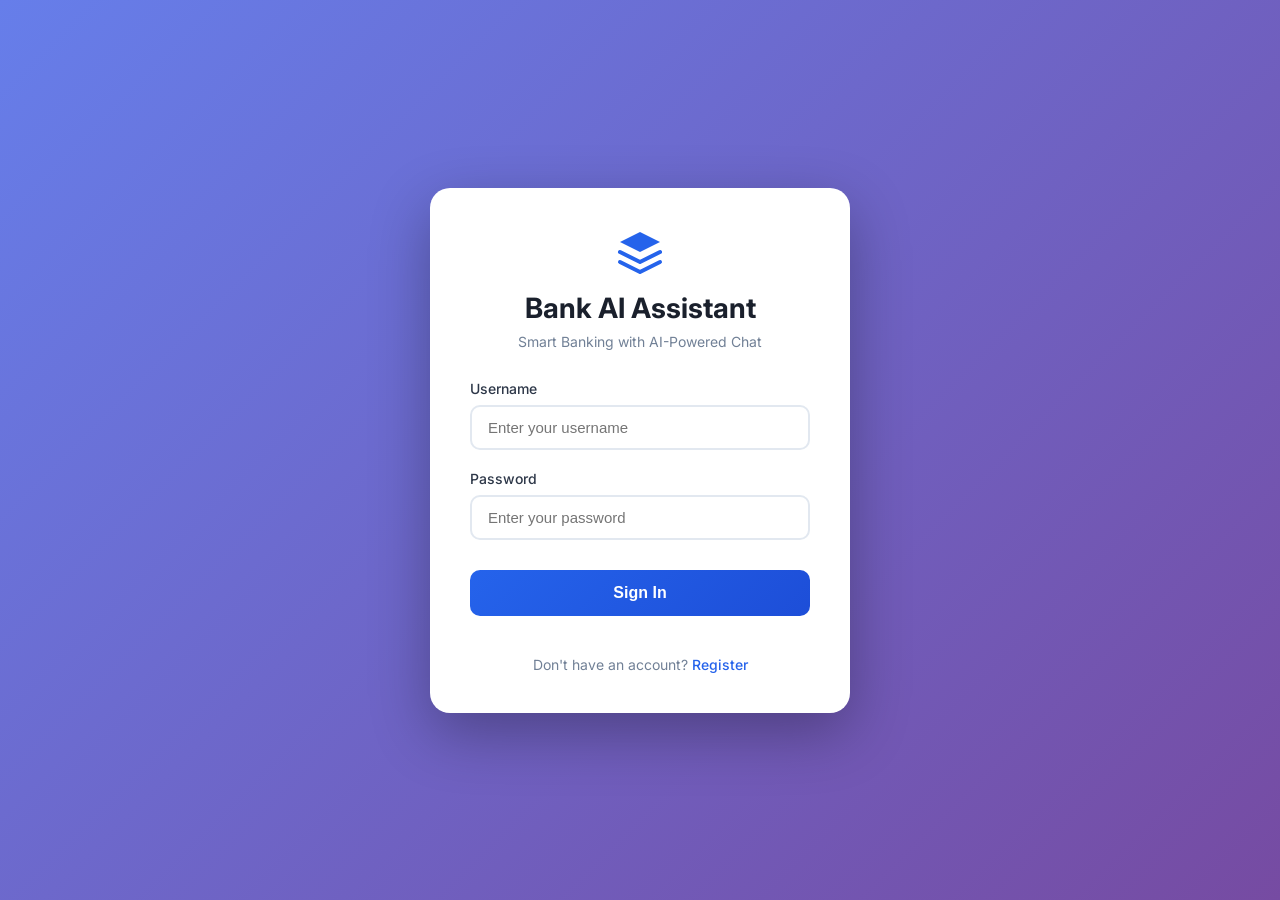
<file: account-service/account-service/src/main/resources/static/index.html>
<!DOCTYPE html>
<html lang="en">
<head>
    <meta charset="UTF-8">
    <meta name="viewport" content="width=device-width, initial-scale=1.0">
    <title>Bank AI Assistant - Login</title>
    <link rel="stylesheet" href="css/login.css">
    <link href="https://fonts.googleapis.com/css2?family=Inter:wght@300;400;500;600;700&display=swap" rel="stylesheet">
</head>
<body>
    <div class="login-container">
        <div class="login-card">
            <div class="login-header">
                <div class="logo">
                    <svg width="48" height="48" viewBox="0 0 24 24" fill="none" xmlns="http://www.w3.org/2000/svg">
                        <path d="M12 2L2 7L12 12L22 7L12 2Z" fill="#2563eb"/>
                        <path d="M2 17L12 22L22 17" stroke="#2563eb" stroke-width="2" stroke-linecap="round" stroke-linejoin="round"/>
                        <path d="M2 12L12 17L22 12" stroke="#2563eb" stroke-width="2" stroke-linecap="round" stroke-linejoin="round"/>
                    </svg>
                </div>
                <h1>Bank AI Assistant</h1>
                <p>Smart Banking with AI-Powered Chat</p>
            </div>

            <div class="login-form">
                <div class="form-group">
                    <label for="username">Username</label>
                    <input type="text" id="username" placeholder="Enter your username" required>
                </div>

                <div class="form-group">
                    <label for="password">Password</label>
                    <input type="password" id="password" placeholder="Enter your password" required>
                </div>

                <button type="button" class="login-btn" onclick="login()">Sign In</button>

                <div class="login-footer">
                    <p>Don't have an account? <a href="#" onclick="showRegister()">Register</a></p>
                </div>
            </div>

            <div id="registerForm" class="register-form" style="display: none;">
                <h2>Create Account</h2>
                <div class="form-group">
                    <label for="regUsername">Username</label>
                    <input type="text" id="regUsername" placeholder="Choose a username">
                </div>
                <div class="form-group">
                    <label for="regPassword">Password</label>
                    <input type="password" id="regPassword" placeholder="Choose a password">
                </div>
                <div class="form-group">
                    <label for="regCustomerId">Customer ID</label>
                    <input type="text" id="regCustomerId" placeholder="Enter customer ID">
                </div>
                <div class="form-group">
                    <label for="regAccountNumber">Account Number</label>
                    <input type="text" id="regAccountNumber" placeholder="Enter account number">
                </div>
                <button type="button" class="login-btn" onclick="register()">Register</button>
                <div class="login-footer">
                    <p>Already have an account? <a href="#" onclick="hideRegister()">Sign In</a></p>
                </div>
            </div>
        </div>
    </div>

    <script src="js/login.js"></script>
</body>
</html>
</file>
<file: account-service/account-service/src/main/resources/static/css/login.css>
* {
    margin: 0;
    padding: 0;
    box-sizing: border-box;
}

body {
    font-family: 'Inter', -apple-system, BlinkMacSystemFont, 'Segoe UI', Roboto, sans-serif;
    background: linear-gradient(135deg, #667eea 0%, #764ba2 100%);
    min-height: 100vh;
    display: flex;
    align-items: center;
    justify-content: center;
    padding: 20px;
}

.login-container {
    width: 100%;
    max-width: 420px;
}

.login-card {
    background: white;
    border-radius: 20px;
    padding: 40px;
    box-shadow: 0 20px 60px rgba(0, 0, 0, 0.3);
    animation: slideUp 0.5s ease-out;
}

@keyframes slideUp {
    from {
        opacity: 0;
        transform: translateY(30px);
    }
    to {
        opacity: 1;
        transform: translateY(0);
    }
}

.login-header {
    text-align: center;
    margin-bottom: 30px;
}

.logo {
    margin-bottom: 15px;
    display: flex;
    justify-content: center;
}

.login-header h1 {
    font-size: 28px;
    font-weight: 700;
    color: #1a202c;
    margin-bottom: 8px;
}

.login-header p {
    color: #718096;
    font-size: 14px;
}

.login-form {
    display: flex;
    flex-direction: column;
    gap: 20px;
}

.form-group {
    display: flex;
    flex-direction: column;
    gap: 8px;
}

.form-group label {
    font-size: 14px;
    font-weight: 500;
    color: #2d3748;
}

.form-group input {
    padding: 12px 16px;
    border: 2px solid #e2e8f0;
    border-radius: 10px;
    font-size: 15px;
    transition: all 0.3s ease;
    outline: none;
}

.form-group input:focus {
    border-color: #2563eb;
    box-shadow: 0 0 0 3px rgba(37, 99, 235, 0.1);
}

.login-btn {
    padding: 14px;
    background: linear-gradient(135deg, #2563eb 0%, #1d4ed8 100%);
    color: white;
    border: none;
    border-radius: 10px;
    font-size: 16px;
    font-weight: 600;
    cursor: pointer;
    transition: all 0.3s ease;
    margin-top: 10px;
}

.login-btn:hover {
    transform: translateY(-2px);
    box-shadow: 0 10px 20px rgba(37, 99, 235, 0.3);
}

.login-btn:active {
    transform: translateY(0);
}

.login-footer {
    text-align: center;
    margin-top: 20px;
}

.login-footer p {
    color: #718096;
    font-size: 14px;
}

.login-footer a {
    color: #2563eb;
    text-decoration: none;
    font-weight: 500;
}

.login-footer a:hover {
    text-decoration: underline;
}

.register-form {
    display: flex;
    flex-direction: column;
    gap: 20px;
    margin-top: 20px;
}

.register-form h2 {
    font-size: 22px;
    font-weight: 600;
    color: #1a202c;
    margin-bottom: 10px;
}

.error-message {
    background: #fee2e2;
    color: #dc2626;
    padding: 12px 16px;
    border-radius: 8px;
    font-size: 14px;
    margin-bottom: 10px;
    display: none;
}

.success-message {
    background: #d1fae5;
    color: #059669;
    padding: 12px 16px;
    border-radius: 8px;
    font-size: 14px;
    margin-bottom: 10px;
    display: none;
}
</file>
<file: account-service/account-service/src/main/resources/static/css/chat.css>
* {
    margin: 0;
    padding: 0;
    box-sizing: border-box;
}

body {
    font-family: 'Inter', -apple-system, BlinkMacSystemFont, 'Segoe UI', Roboto, sans-serif;
    background: linear-gradient(135deg, #667eea 0%, #764ba2 100%);
    height: 100vh;
    overflow: hidden;
}

.chat-container {
    display: flex;
    flex-direction: column;
    height: 100vh;
    max-width: 1200px;
    margin: 0 auto;
    background: white;
    box-shadow: 0 20px 60px rgba(0, 0, 0, 0.3);
}

/* Header */
.chat-header {
    display: flex;
    justify-content: space-between;
    align-items: center;
    padding: 20px 30px;
    background: linear-gradient(135deg, #2563eb 0%, #1d4ed8 100%);
    color: white;
    box-shadow: 0 4px 20px rgba(0, 0, 0, 0.1);
}

.header-left {
    display: flex;
    align-items: center;
    gap: 15px;
}

.bot-avatar {
    width: 48px;
    height: 48px;
    background: white;
    border-radius: 50%;
    display: flex;
    align-items: center;
    justify-content: center;
    animation: pulse 2s infinite;
}

@keyframes pulse {
    0%, 100% {
        transform: scale(1);
    }
    50% {
        transform: scale(1.05);
    }
}

.header-info h2 {
    font-size: 20px;
    font-weight: 600;
    margin-bottom: 4px;
}

.status {
    font-size: 13px;
    opacity: 0.9;
    display: flex;
    align-items: center;
    gap: 6px;
}

.status::before {
    content: '';
    width: 8px;
    height: 8px;
    background: #4ade80;
    border-radius: 50%;
    animation: blink 1.5s infinite;
}

@keyframes blink {
    0%, 100% {
        opacity: 1;
    }
    50% {
        opacity: 0.3;
    }
}

.header-right {
    display: flex;
    align-items: center;
}

.user-info {
    display: flex;
    align-items: center;
    gap: 15px;
}

.user-info span {
    font-size: 14px;
    font-weight: 500;
}

.logout-btn {
    padding: 8px 16px;
    background: rgba(255, 255, 255, 0.2);
    color: white;
    border: 1px solid rgba(255, 255, 255, 0.3);
    border-radius: 8px;
    font-size: 13px;
    cursor: pointer;
    transition: all 0.3s ease;
}

.logout-btn:hover {
    background: rgba(255, 255, 255, 0.3);
    transform: translateY(-1px);
}

/* Chat Messages */
.chat-messages {
    flex: 1;
    overflow-y: auto;
    padding: 30px;
    display: flex;
    flex-direction: column;
    gap: 20px;
    background: #f7fafc;
}

.chat-messages::-webkit-scrollbar {
    width: 8px;
}

.chat-messages::-webkit-scrollbar-track {
    background: #f1f1f1;
    border-radius: 4px;
}

.chat-messages::-webkit-scrollbar-thumb {
    background: #cbd5e0;
    border-radius: 4px;
}

.chat-messages::-webkit-scrollbar-thumb:hover {
    background: #a0aec0;
}

.message {
    display: flex;
    gap: 12px;
    animation: messageSlide 0.3s ease-out;
    max-width: 80%;
}

@keyframes messageSlide {
    from {
        opacity: 0;
        transform: translateY(20px);
    }
    to {
        opacity: 1;
        transform: translateY(0);
    }
}

.message.user {
    align-self: flex-end;
    flex-direction: row-reverse;
}

.message.bot {
    align-self: flex-start;
}

.message-avatar {
    width: 40px;
    height: 40px;
    border-radius: 50%;
    display: flex;
    align-items: center;
    justify-content: center;
    flex-shrink: 0;
}

.message.user .message-avatar {
    background: linear-gradient(135deg, #2563eb 0%, #1d4ed8 100%);
    color: white;
}

.message.bot .message-avatar {
    background: linear-gradient(135deg, #667eea 0%, #764ba2 100%);
    color: white;
}

.message-content {
    background: white;
    padding: 15px 20px;
    border-radius: 18px;
    box-shadow: 0 2px 10px rgba(0, 0, 0, 0.08);
    position: relative;
}

.message.user .message-content {
    background: linear-gradient(135deg, #2563eb 0%, #1d4ed8 100%);
    color: white;
    border-bottom-right-radius: 4px;
}

.message.bot .message-content {
    border-bottom-left-radius: 4px;
}

.message-text {
    font-size: 15px;
    line-height: 1.5;
    word-wrap: break-word;
}

.message-time {
    font-size: 11px;
    opacity: 0.7;
    margin-top: 8px;
    text-align: right;
}

.message.user .message-time {
    color: rgba(255, 255, 255, 0.8);
}

/* Typing Indicator */
.typing-indicator {
    padding: 15px 30px;
    background: #f7fafc;
    display: flex;
    align-items: center;
    gap: 10px;
}

.typing-dots {
    display: flex;
    gap: 4px;
}

.typing-dots span {
    width: 8px;
    height: 8px;
    background: #cbd5e0;
    border-radius: 50%;
    animation: typing 1.4s infinite;
}

.typing-dots span:nth-child(1) {
    animation-delay: 0s;
}

.typing-dots span:nth-child(2) {
    animation-delay: 0.2s;
}

.typing-dots span:nth-child(3) {
    animation-delay: 0.4s;
}

@keyframes typing {
    0%, 60%, 100% {
        transform: translateY(0);
        opacity: 0.5;
    }
    30% {
        transform: translateY(-10px);
        opacity: 1;
    }
}

/* Chat Input */
.chat-input-container {
    padding: 20px 30px;
    background: white;
    border-top: 1px solid #e2e8f0;
}

.chat-input-wrapper {
    display: flex;
    gap: 12px;
    margin-bottom: 15px;
}

.chat-input-wrapper input {
    flex: 1;
    padding: 15px 20px;
    border: 2px solid #e2e8f0;
    border-radius: 25px;
    font-size: 15px;
    outline: none;
    transition: all 0.3s ease;
}

.chat-input-wrapper input:focus {
    border-color: #2563eb;
    box-shadow: 0 0 0 3px rgba(37, 99, 235, 0.1);
}

.send-btn {
    width: 50px;
    height: 50px;
    background: linear-gradient(135deg, #2563eb 0%, #1d4ed8 100%);
    color: white;
    border: none;
    border-radius: 50%;
    cursor: pointer;
    display: flex;
    align-items: center;
    justify-content: center;
    transition: all 0.3s ease;
    box-shadow: 0 4px 15px rgba(37, 99, 235, 0.3);
}

.send-btn:hover {
    transform: scale(1.05);
    box-shadow: 0 6px 20px rgba(37, 99, 235, 0.4);
}

.send-btn:active {
    transform: scale(0.95);
}

.quick-actions {
    display: flex;
    gap: 10px;
    flex-wrap: wrap;
}

.quick-btn {
    padding: 8px 16px;
    background: #f7fafc;
    color: #4a5568;
    border: 1px solid #e2e8f0;
    border-radius: 20px;
    font-size: 13px;
    cursor: pointer;
    transition: all 0.3s ease;
}

.quick-btn:hover {
    background: #edf2f7;
    border-color: #cbd5e0;
    transform: translateY(-1px);
}

.quick-btn:active {
    transform: translateY(0);
}

/* Welcome Message */
.welcome-message {
    text-align: center;
    padding: 40px 20px;
    animation: fadeIn 0.5s ease-out;
}

@keyframes fadeIn {
    from {
        opacity: 0;
    }
    to {
        opacity: 1;
    }
}

.welcome-message h3 {
    font-size: 24px;
    font-weight: 600;
    color: #2d3748;
    margin-bottom: 10px;
}

.welcome-message p {
    color: #718096;
    font-size: 15px;
}

/* Responsive */
@media (max-width: 768px) {
    .chat-container {
        margin: 0;
        border-radius: 0;
    }

    .chat-header {
        padding: 15px 20px;
    }

    .chat-messages {
        padding: 20px;
    }

    .chat-input-container {
        padding: 15px 20px;
    }

    .message {
        max-width: 90%;
    }

    .quick-actions {
        justify-content: center;
    }
}
</file>
